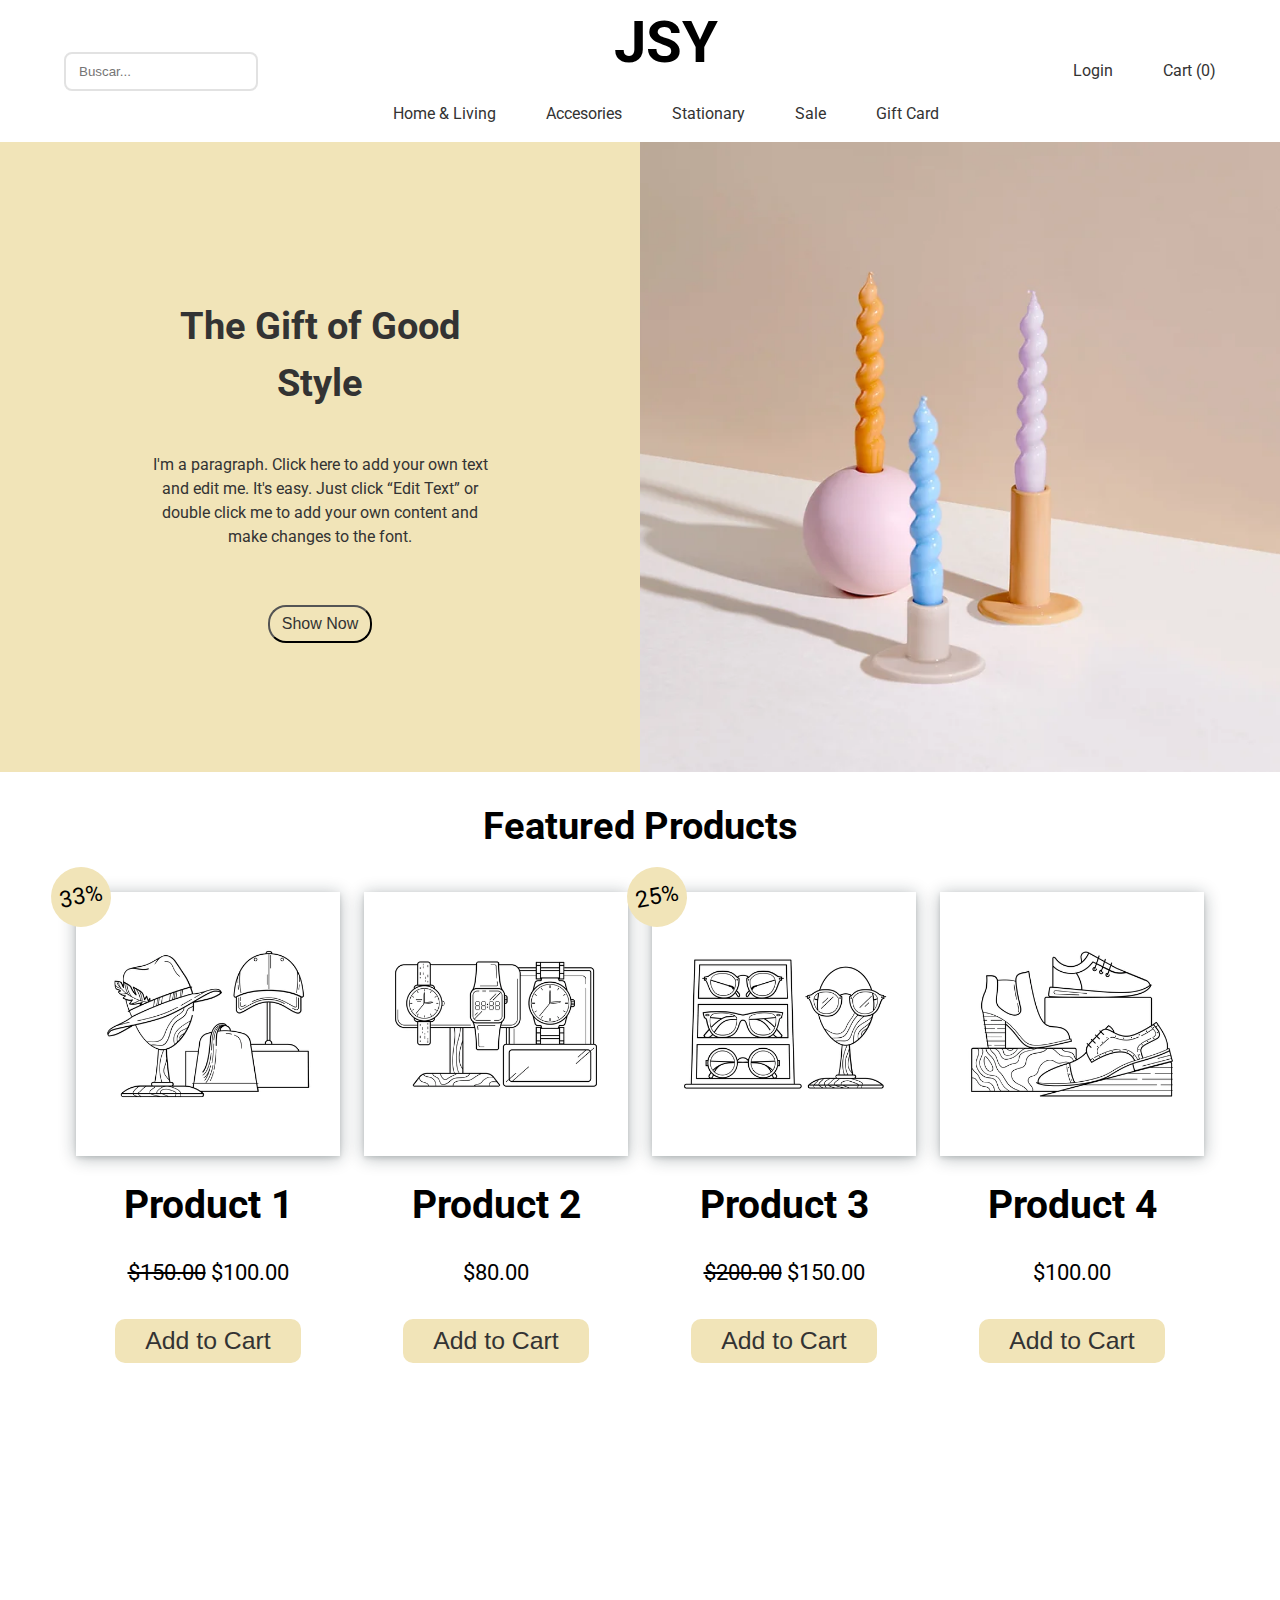
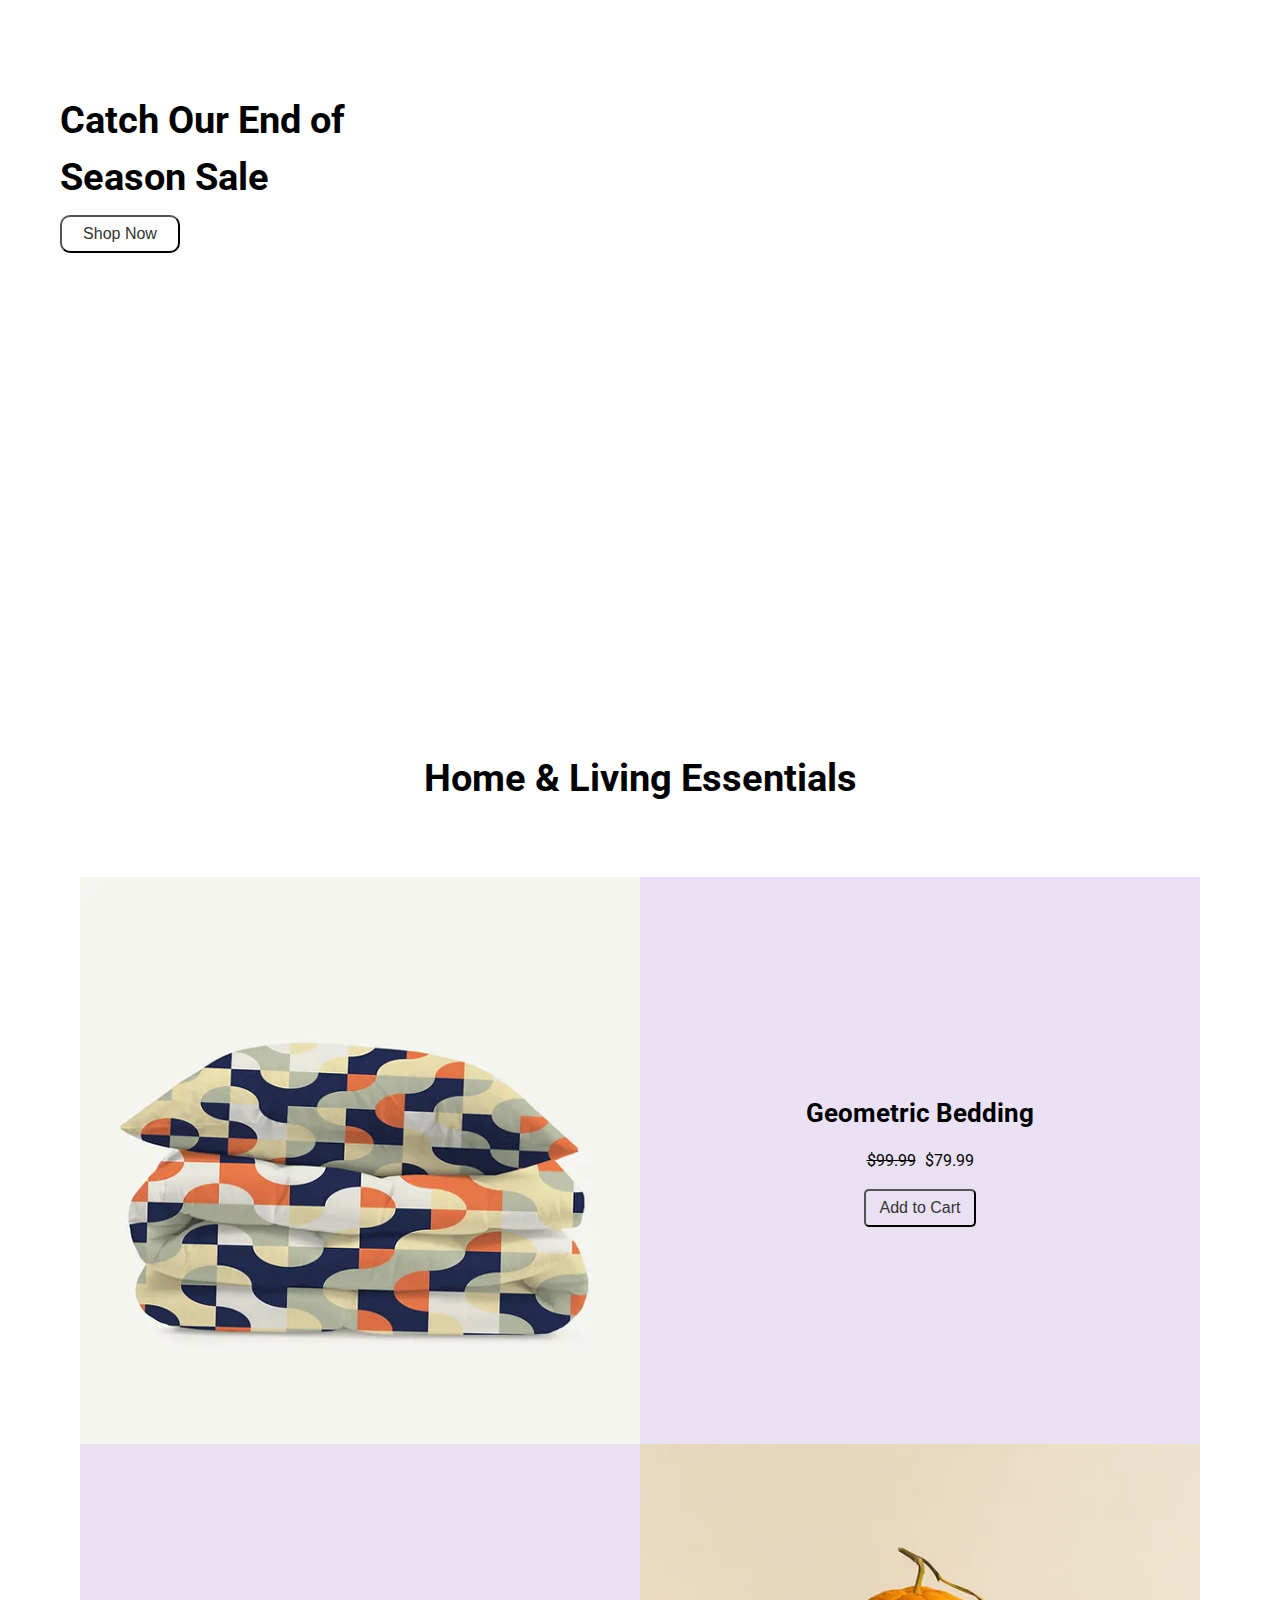
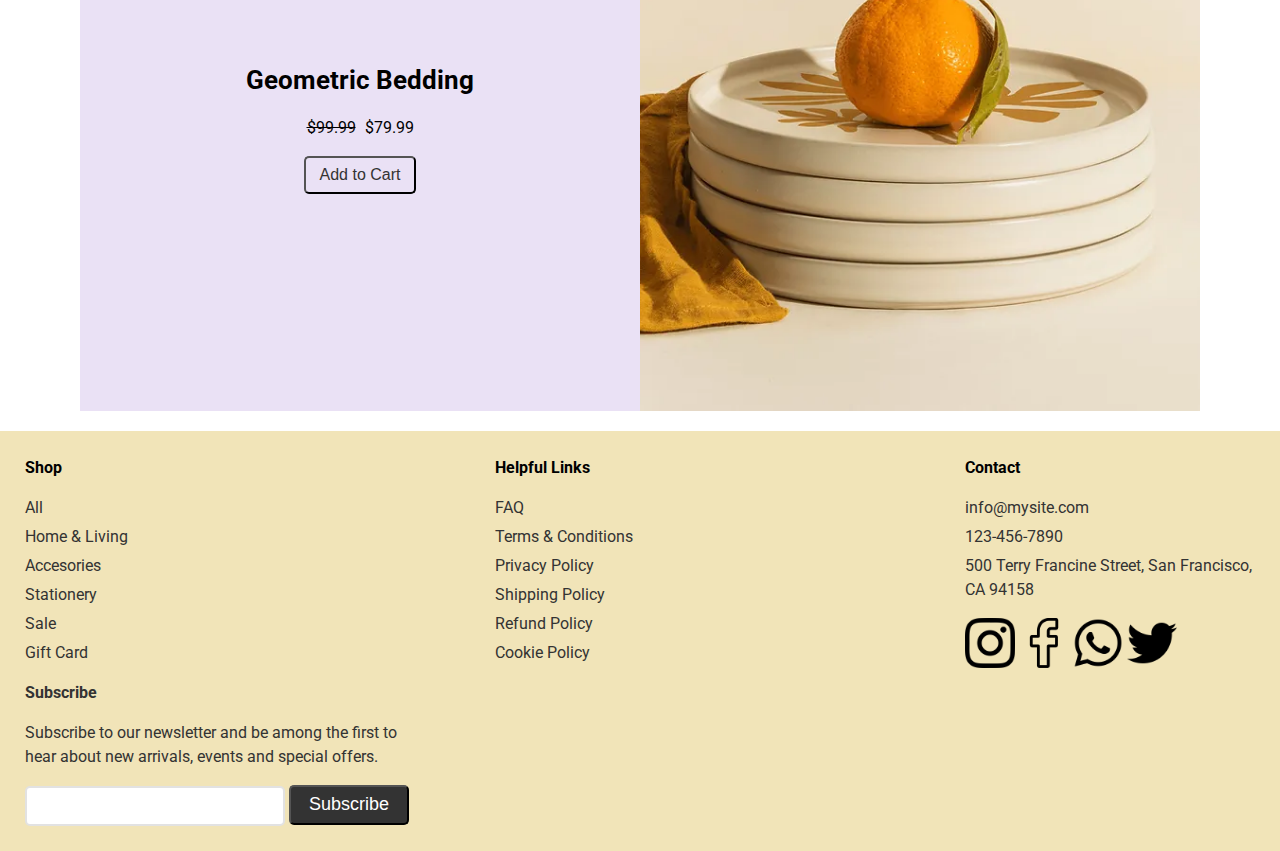
<file: index.html>
<!DOCTYPE html>
<html lang="en">
  <head>
    <meta charset="UTF-8" />
    <meta name="viewport" content="width=device-width, initial-scale=1.0" />
    <title>Document</title>
    <link rel="stylesheet" href="assets/css/styles.css" />
  </head>

  <body>
    <header>
      <div id="header">
        <form action="search">
          <input type="text" placeholder="Buscar..." />
        </form>

        <div id="logo">
          <h1>JSY</h1>
          <nav>
            <ul>
              <li><a href="#">Home & Living</a></li>
              <li><a href="#">Accesories</a></li>
              <li><a href="#">Stationary</a></li>
              <li><a href="#">Sale</a></li>
              <li><a href="#">Gift Card</a></li>
            </ul>
          </nav>
        </div>

        <div id="login">
          <ul>
            <li><a href="#">Login</a></li>
            <li><a href="#">Cart (0)</a></li>
          </ul>
        </div>
      </div>
    </header>

    <section id="hero">
      <div id="hero_text">
        <h2>The Gift of Good Style</h2>
        <p>
          I'm a paragraph. Click here to add your own text and edit me. It's
          easy. Just click “Edit Text” or double click me to add your own
          content and make changes to the font.
        </p>
        <button class="buy"><a href="#">Show Now</a></button>
      </div>
      <div id="hero_img">
        <img src="assets/images/hero.webp" alt="Hero" />
      </div>
    </section>

    <section id="product_section">
      <h2>Featured Products</h2>
      <div id="products">
        <article class="product">
          <div id="product_img">
            <img
              src="assets/images/products/collection-1_large.webp"
              alt="image of hats"
              class="product_img"
            />
          </div>
          <div class="product_info">
            <h3>Product 1</h3>
            <p><span class="discount">$150.00</span>$100.00</p>
            <button class="buy"><a href="#">Add to Cart</a></button>
          </div>
          <div class="disc">
            <p>33%</p>
          </div>
        </article>

        <article class="product">
          <div id="product_img">
            <img
              src="assets/images/products/collection-2_large.webp"
              alt="image of hats"
              class="product_img"
            />
          </div>
          <div class="product_info">
            <h3>Product 2</h3>
            <p>$80.00</p>
            <button class="buy"><a href="#">Add to Cart</a></button>
          </div>
        </article>

        <article class="product">
          <div id="product_img">
            <img
              src="assets/images/products/collection-3_large.webp"
              alt="image of hats"
              class="product_img"
            />
          </div>
          <div class="product_info">
            <h3>Product 3</h3>
            <p><span class="discount">$200.00</span>$150.00</p>
            <button class="buy"><a href="#">Add to Cart</a></button>
          </div>
          <div class="disc">
            <p>25%</p>
          </div>
        </article>

        <article class="product">
          <div id="product_img">
            <img
              src="assets/images/products/collection-4_large.webp"
              alt="image of hats"
              class="product_img"
            />
          </div>
          <div class="product_info">
            <h3>Product 4</h3>
            <p>$100.00</p>
            <button class="buy"><a href="#">Add to Cart</a></button>
          </div>
        </article>
      </div>
    </section>

    <section id="sale">
      <svg xmlns="http://www.w3.org/2000/svg" viewBox="0 0 1440 320">
        <path
          fill="white"
          fill-opacity="1"
          d="M0,256L20,229.3C40,203,80,149,120,154.7C160,160,200,224,240,224C280,224,320,160,360,133.3C400,107,440,117,480,144C520,171,560,213,600,208C640,203,680,149,720,117.3C760,85,800,75,840,96C880,117,920,171,960,197.3C1000,224,1040,224,1080,192C1120,160,1160,96,1200,90.7C1240,85,1280,139,1320,154.7C1360,171,1400,149,1420,138.7L1440,128L1440,0L1420,0C1400,0,1360,0,1320,0C1280,0,1240,0,1200,0C1160,0,1120,0,1080,0C1040,0,1000,0,960,0C920,0,880,0,840,0C800,0,760,0,720,0C680,0,640,0,600,0C560,0,520,0,480,0C440,0,400,0,360,0C320,0,280,0,240,0C200,0,160,0,120,0C80,0,40,0,20,0L0,0Z"
        ></path>
      </svg>
      <div id="sale_text">
        <h2>Catch Our End of Season Sale</h2>
        <button class="buy"><a href="#">Shop Now</a></button>
      </div>
    </section>

    <section id="Essentials_secction">
      <h2>Home & Living Essentials</h2>
      <div id="Essentials">
        <div id="Essentials_image_1" class="Essentials_image">
          <img
            src="assets/images/products/home_living_1.webp"
            alt="Geometric Bedding"
          />
        </div>
        <div id="Essentials_text_1" class="Essentials_text">
          <h3>Geometric Bedding</h3>
          <p><span class="discount">$99.99</span> $79.99</p>
          <button class="buy"><a href="#">Add to Cart</a></button>
        </div>
        <div id="Essentials_image_2" class="Essentials_image">
          <img
            src="assets/images/products/home_living_2.webp"
            alt="Geometric Bedding"
          />
        </div>
        <div id="Essentials_text_2" class="Essentials_text">
          <h3>Geometric Bedding</h3>
          <p><span class="discount">$99.99</span> $79.99</p>
          <button class="buy"><a href="#">Add to Cart</a></button>
        </div>
      </div>
    </section>

    <footer>
      <div class="shop">
        <h5>Shop</h5>
        <nav>
          <ul>
            <li><a href="#">All</a></li>
            <li><a href="#">Home & Living</a></li>
            <li><a href="#">Accesories</a></li>
            <li><a href="#">Stationery</a></li>
            <li><a href="#">Sale</a></li>
            <li><a href="#">Gift Card</a></li>
          </ul>
        </nav>
      </div>
      <div class="help">
        <h5>Helpful Links</h5>
        <nav>
          <ul>
            <li><a href="#">FAQ</a></li>
            <li><a href="#">Terms & Conditions</a></li>
            <li><a href="#">Privacy Policy</a></li>
            <li><a href="#">Shipping Policy</a></li>
            <li><a href="#">Refund Policy</a></li>
            <li><a href="#">Cookie Policy</a></li>
          </ul>
        </nav>
      </div>
      <div class="contact">
        <h5>Contact</h5>
        <nav>
          <ul>
            <li><a href="#">info@mysite.com</a></li>
            <li>123-456-7890</li>
            <li>500 Terry Francine Street, San Francisco, CA 94158</li>
          </ul>
        </nav>
        <div class="social">
          <img src="assets/images/icons/social_instagram.png" alt="Instagram" />
          <img src="assets/images/icons/social_facebook.png" alt="Facebook" />
          <img src="assets/images/icons/social_whatssap.png" alt="Whatsapp" />
          <img src="assets/images/icons/social_twitter.png" alt="Twitter" />
        </div>
      </div>
      <div class="subscribe">
        <h5>Subscribe</h5>
        <p>
          Subscribe to our newsletter and be among the first to hear about new
          arrivals, events and special offers.
        </p>
        <form>
          <input type="email" name="" id="" />
          <button type="submit">Subscribe</button>
        </form>
      </div>
    </footer>
  </body>
</html>
</file>
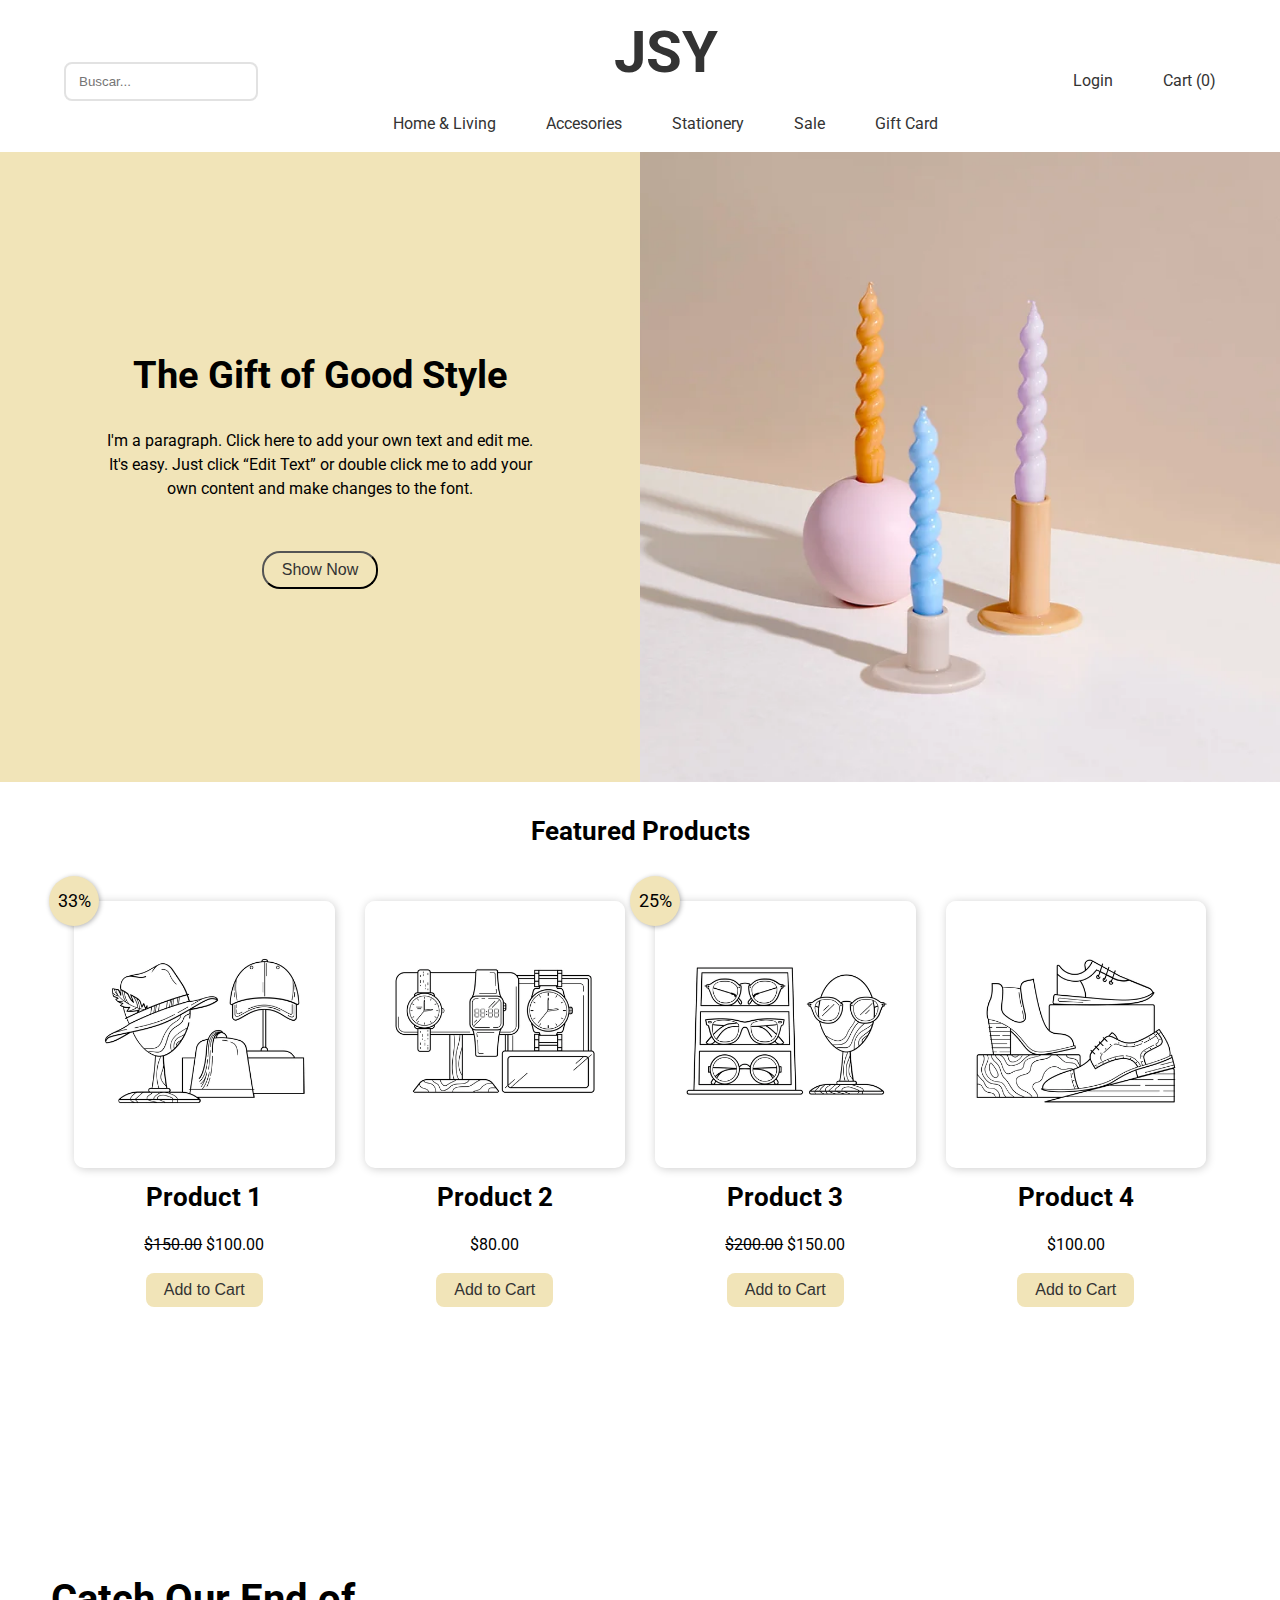
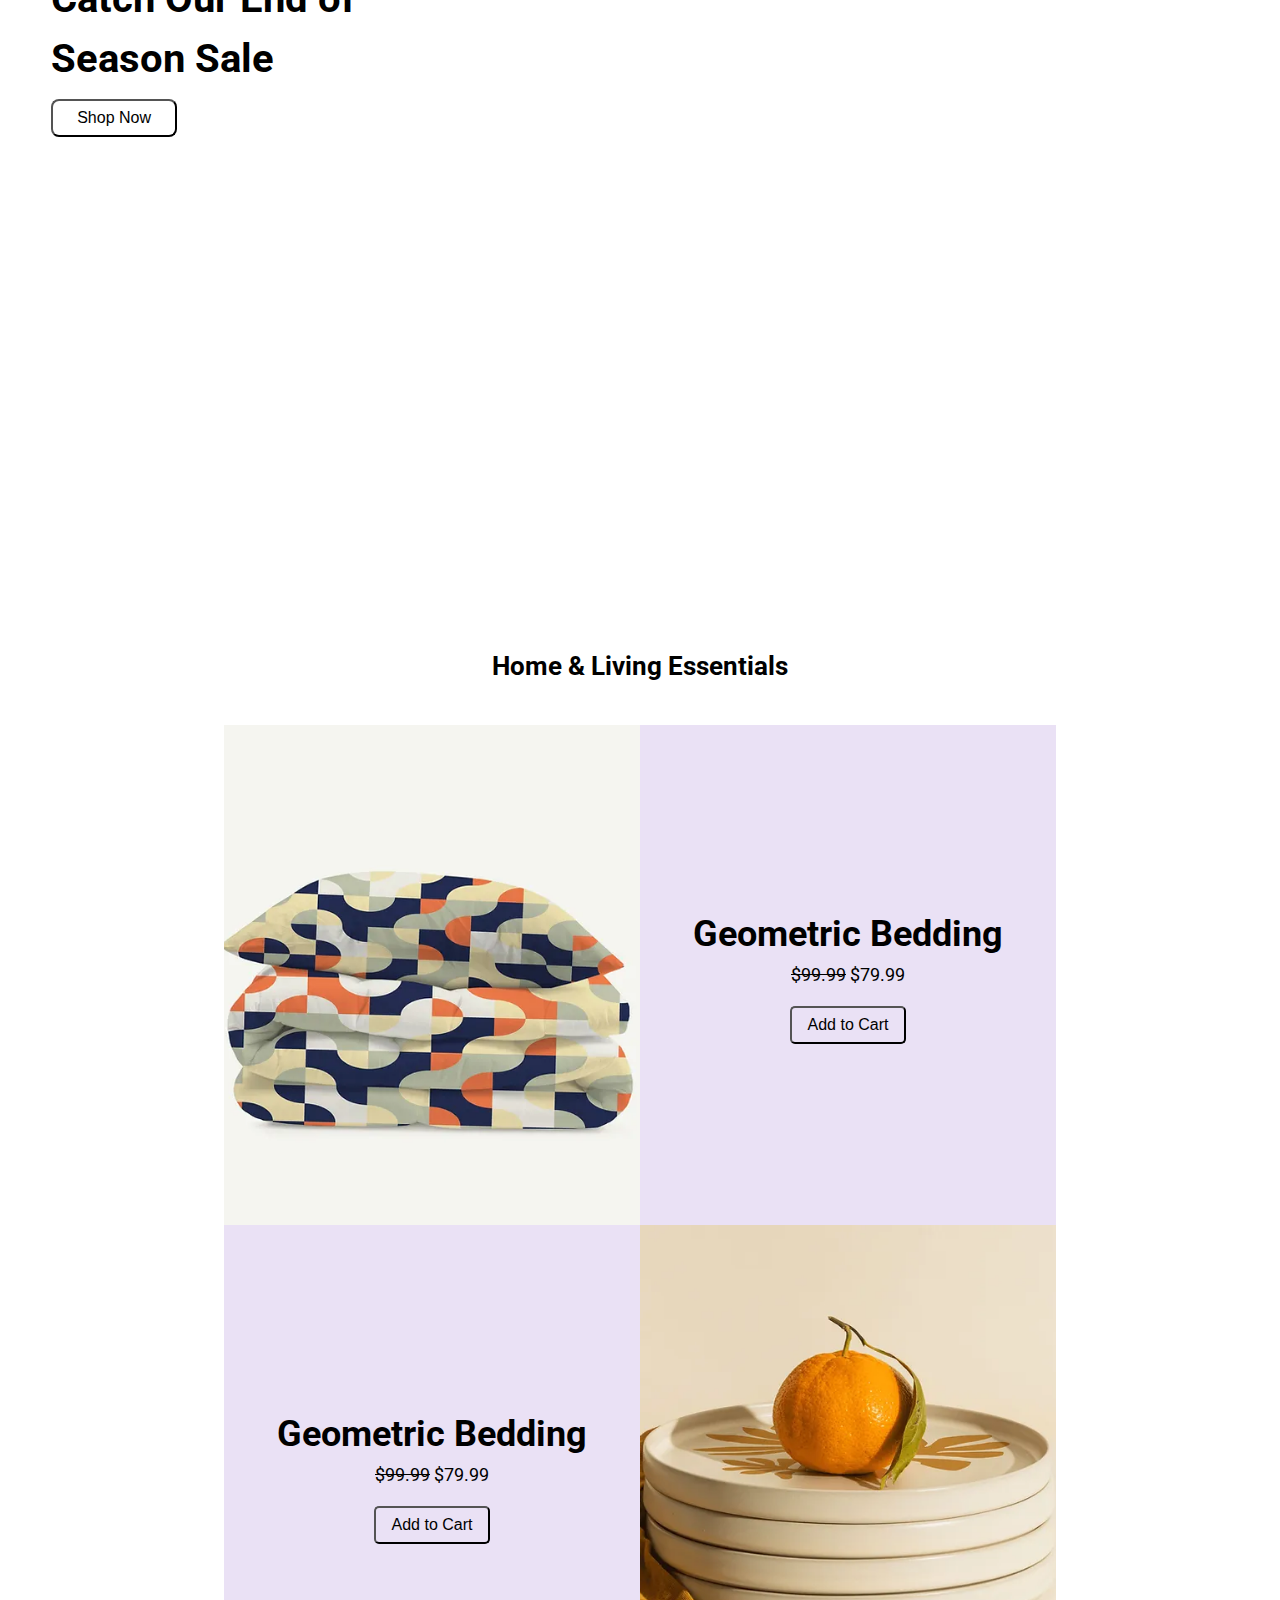
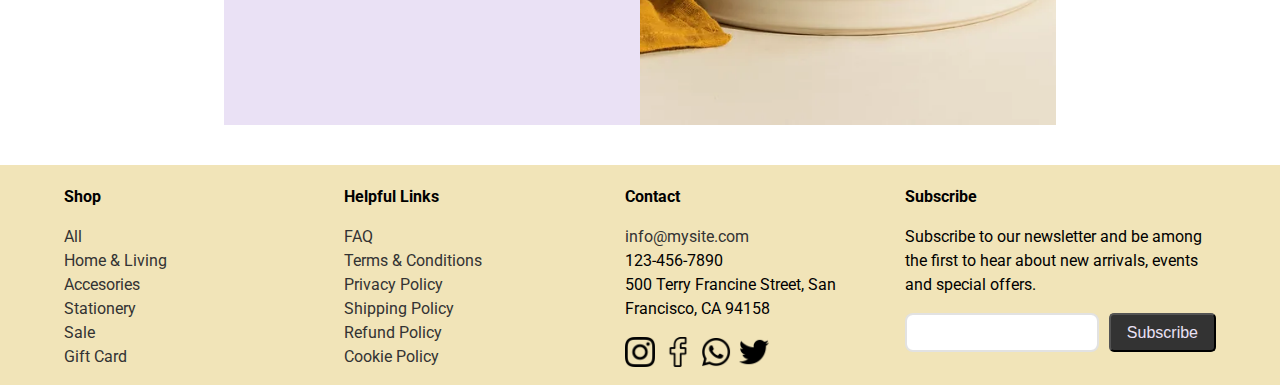
<file: finished/index.html>
<!DOCTYPE html>
<html lang="en">

<head>
    <meta charset="UTF-8">
    <meta name="viewport" content="width=device-width, initial-scale=1.0">
    <title>Document</title>
    <link rel="stylesheet" href="assets/css/styles.css">
</head>

<body>
    <header class="header container">
        <form action="/search" method="get">
            <input type="search" name="q" placeholder="Buscar...">
        </form>

        <div class="logo">
            <a href="index.html">
                <!-- <img src="logo.png" alt="JSY Logo"> -->
                <h1>JSY</h1>
            </a>
            <nav class="main_navbar">
                <ul>
                    <li><a href="home.html">Home & Living</a></li>
                    <li><a href="home.html">Accesories</a></li>
                    <li><a href="home.html">Stationery</a></li>
                    <li><a href="home.html">Sale</a></li>
                    <li><a href="home.html">Gift Card</a></li>
                </ul>
            </nav>
        </div>

        <nav class="access_navbar">
            <ul>
                <li><a href="login.html">Login</a></li>
                <li><a href="cart.html">Cart (<span>0</span>)</a></li>
            </ul>
        </nav>
    </header>
    <main>
        <!-- Hero -->
        <section class="hero">
            <div class="hero__cta">
                <h2>The Gift of Good Style</h2>
                <p>I'm a paragraph. Click here to add your own text and edit me. It's easy. Just click “Edit Text” or
                    double click me to add your own content and make changes to the font.</p>
                <button class="shop-button" role="button">Show Now</button>
            </div>
            <div class="img">
                <img src="assets/images/hero.webp" alt="Hero Image">
            </div>
        </section>
        <!-- Products -->
        <section class="products container">
            <h3>Featured Products</h3>
            <div class="products__gallery">
                <div class="product">
                    <div class="product__image">
                        <img src="assets/images/products/collection-1_large.webp" alt="Product 1">
                    </div>
                    <div class="product__info">
                        <h3>Product 1</h3>
                        <p><del>$150.00</del> $100.00</p>
                        <button class="add-to-cart" role="button">Add to Cart</button>
                    </div>
                    <div class="product__discount">33%</div>
                </div>
                <div class="product">
                    <div class="product__image">
                        <img src="assets/images/products/collection-2_large.webp" alt="Product 2">
                    </div>
                    <div class="product__info">
                        <h3>Product 2</h3>
                        <p>$80.00</p>
                        <button class="add-to-cart" role="button">Add to Cart</button>
                    </div>
                </div>
                <div class="product">
                    <div class="product__image">
                        <img src="assets/images/products/collection-3_large.webp" alt="Product 3">
                    </div>
                    <div class="product__info">
                        <h3>Product 3</h3>
                        <p><del>$200.00</del> $150.00</p>
                        <button class="add-to-cart" role="button">Add to Cart</button>
                    </div>
                    <div class="product__discount">25%</div>
                </div>
                <div class="product">
                    <div class="product__image">
                        <img src="assets/images/products/collection-4_large.webp" alt="Product 4">
                    </div>
                    <div class="product__info">
                        <h3>Product 4</h3>
                        <p>$100.00</p>
                        <button class="add-to-cart" role="button">Add to Cart</button>
                    </div>
                </div>
            </div>
        </section>
        <!-- Season sale -->
        <section class="season_sale">
            <svg id="wave" preserveAspectRatio="none" style="transform:rotate(180deg); transition: 0.3s" viewBox="0 0 1440 120" version="1.1"
                xmlns="http://www.w3.org/2000/svg">
                <defs>
                    <linearGradient id="sw-gradient-0" x1="0" x2="0" y1="1" y2="0">
                        <stop stop-color="rgba(255, 255, 255, 1)" offset="0%"></stop>
                        <stop stop-color="rgba(255, 255, 255, 1)" offset="100%"></stop>
                    </linearGradient>
                </defs>
                <path style="transform:translate(0, 0px); opacity:1" fill="url(#sw-gradient-0)"
                    d="M0,24L17.1,26C34.3,28,69,32,103,40C137.1,48,171,60,206,58C240,56,274,40,309,40C342.9,40,377,56,411,58C445.7,60,480,48,514,40C548.6,32,583,28,617,28C651.4,28,686,32,720,42C754.3,52,789,68,823,70C857.1,72,891,60,926,50C960,40,994,32,1029,26C1062.9,20,1097,16,1131,14C1165.7,12,1200,12,1234,24C1268.6,36,1303,60,1337,62C1371.4,64,1406,44,1440,36C1474.3,28,1509,32,1543,44C1577.1,56,1611,76,1646,76C1680,76,1714,56,1749,54C1782.9,52,1817,68,1851,68C1885.7,68,1920,52,1954,42C1988.6,32,2023,28,2057,40C2091.4,52,2126,80,2160,88C2194.3,96,2229,84,2263,66C2297.1,48,2331,24,2366,26C2400,28,2434,56,2451,70L2468.6,84L2468.6,120L2451.4,120C2434.3,120,2400,120,2366,120C2331.4,120,2297,120,2263,120C2228.6,120,2194,120,2160,120C2125.7,120,2091,120,2057,120C2022.9,120,1989,120,1954,120C1920,120,1886,120,1851,120C1817.1,120,1783,120,1749,120C1714.3,120,1680,120,1646,120C1611.4,120,1577,120,1543,120C1508.6,120,1474,120,1440,120C1405.7,120,1371,120,1337,120C1302.9,120,1269,120,1234,120C1200,120,1166,120,1131,120C1097.1,120,1063,120,1029,120C994.3,120,960,120,926,120C891.4,120,857,120,823,120C788.6,120,754,120,720,120C685.7,120,651,120,617,120C582.9,120,549,120,514,120C480,120,446,120,411,120C377.1,120,343,120,309,120C274.3,120,240,120,206,120C171.4,120,137,120,103,120C68.6,120,34,120,17,120L0,120Z">
                </path>
                <defs>
                    <linearGradient id="sw-gradient-1" x1="0" x2="0" y1="1" y2="0">
                        <stop stop-color="rgba(255, 255, 255, 1)" offset="0%"></stop>
                        <stop stop-color="rgba(255, 255, 255, 1)" offset="100%"></stop>
                    </linearGradient>
                </defs>
                <path style="transform:translate(0, 50px); opacity:0.9" fill="url(#sw-gradient-1)"
                    d="M0,84L17.1,78C34.3,72,69,60,103,58C137.1,56,171,64,206,66C240,68,274,64,309,68C342.9,72,377,84,411,74C445.7,64,480,32,514,16C548.6,0,583,0,617,18C651.4,36,686,72,720,86C754.3,100,789,92,823,80C857.1,68,891,52,926,46C960,40,994,44,1029,38C1062.9,32,1097,16,1131,18C1165.7,20,1200,40,1234,42C1268.6,44,1303,28,1337,24C1371.4,20,1406,28,1440,34C1474.3,40,1509,44,1543,40C1577.1,36,1611,24,1646,34C1680,44,1714,76,1749,82C1782.9,88,1817,68,1851,60C1885.7,52,1920,56,1954,54C1988.6,52,2023,44,2057,48C2091.4,52,2126,68,2160,62C2194.3,56,2229,28,2263,24C2297.1,20,2331,40,2366,56C2400,72,2434,84,2451,90L2468.6,96L2468.6,120L2451.4,120C2434.3,120,2400,120,2366,120C2331.4,120,2297,120,2263,120C2228.6,120,2194,120,2160,120C2125.7,120,2091,120,2057,120C2022.9,120,1989,120,1954,120C1920,120,1886,120,1851,120C1817.1,120,1783,120,1749,120C1714.3,120,1680,120,1646,120C1611.4,120,1577,120,1543,120C1508.6,120,1474,120,1440,120C1405.7,120,1371,120,1337,120C1302.9,120,1269,120,1234,120C1200,120,1166,120,1131,120C1097.1,120,1063,120,1029,120C994.3,120,960,120,926,120C891.4,120,857,120,823,120C788.6,120,754,120,720,120C685.7,120,651,120,617,120C582.9,120,549,120,514,120C480,120,446,120,411,120C377.1,120,343,120,309,120C274.3,120,240,120,206,120C171.4,120,137,120,103,120C68.6,120,34,120,17,120L0,120Z">
                </path>
                <defs>
                    <linearGradient id="sw-gradient-2" x1="0" x2="0" y1="1" y2="0">
                        <stop stop-color="rgba(255, 255, 255, 1)" offset="0%"></stop>
                        <stop stop-color="rgba(255, 255, 255, 1)" offset="100%"></stop>
                    </linearGradient>
                </defs>
                <path style="transform:translate(0, 100px); opacity:0.8" fill="url(#sw-gradient-2)"
                    d="M0,72L17.1,74C34.3,76,69,80,103,70C137.1,60,171,36,206,34C240,32,274,52,309,50C342.9,48,377,24,411,20C445.7,16,480,32,514,42C548.6,52,583,56,617,56C651.4,56,686,52,720,58C754.3,64,789,80,823,86C857.1,92,891,88,926,88C960,88,994,92,1029,90C1062.9,88,1097,80,1131,76C1165.7,72,1200,72,1234,76C1268.6,80,1303,88,1337,88C1371.4,88,1406,80,1440,76C1474.3,72,1509,72,1543,60C1577.1,48,1611,24,1646,18C1680,12,1714,24,1749,40C1782.9,56,1817,76,1851,80C1885.7,84,1920,72,1954,66C1988.6,60,2023,60,2057,56C2091.4,52,2126,44,2160,40C2194.3,36,2229,36,2263,32C2297.1,28,2331,20,2366,20C2400,20,2434,28,2451,32L2468.6,36L2468.6,120L2451.4,120C2434.3,120,2400,120,2366,120C2331.4,120,2297,120,2263,120C2228.6,120,2194,120,2160,120C2125.7,120,2091,120,2057,120C2022.9,120,1989,120,1954,120C1920,120,1886,120,1851,120C1817.1,120,1783,120,1749,120C1714.3,120,1680,120,1646,120C1611.4,120,1577,120,1543,120C1508.6,120,1474,120,1440,120C1405.7,120,1371,120,1337,120C1302.9,120,1269,120,1234,120C1200,120,1166,120,1131,120C1097.1,120,1063,120,1029,120C994.3,120,960,120,926,120C891.4,120,857,120,823,120C788.6,120,754,120,720,120C685.7,120,651,120,617,120C582.9,120,549,120,514,120C480,120,446,120,411,120C377.1,120,343,120,309,120C274.3,120,240,120,206,120C171.4,120,137,120,103,120C68.6,120,34,120,17,120L0,120Z">
                </path>
            </svg>
            <div class="season_sale__info">
                <h2>Catch Our End of Season Sale</h2>
                <button>Shop Now</button>
            </div>
        </section>
        <!-- Home & Living -->
        <section class="home_living">
            <h3>Home & Living Essentials</h3>
            <div class="home_living_media">
                <div class="item"><img src="assets/images/products/home_living_1.webp" alt=""></div>
                <div class="item">
                    <h4>Geometric Bedding</h4>
                    <p><del>$99.99</del> <span>$79.99</span></p>
                    <button>Add to Cart</button>
                </div>
                <div class="item">
                    <h4>Geometric Bedding</h4>
                    <p><del>$99.99</del> <span>$79.99</span></p>
                    <button>Add to Cart</button>
                </div>
                <div class="item"><img src="assets/images/products/home_living_2.webp" alt=""></div>
            </div>
        </section>
    </main>
    <footer class="footer">
        <div class="navbar-section container">
            <div class="footer__nav_shop">
                <h5>Shop</h5>
                <nav>
                    <ul>
                        <li><a href="#">All</a></li>
                        <li><a href="#">Home & Living</a></li>
                        <li><a href="#">Accesories</a></li>
                        <li><a href="#">Stationery</a></li>
                        <li><a href="#">Sale</a></li>
                        <li><a href="#">Gift Card</a></li>
                    </ul>
                </nav>
            </div>
            <div class="footer__nav_help_links">
                <h5>Helpful Links</h5>
                <nav>
                    <ul>
                        <li><a href="#">FAQ</a></li>
                        <li><a href="#">Terms & Conditions</a></li>
                        <li><a href="#">Privacy Policy</a></li>
                        <li><a href="#">Shipping Policy</a></li>
                        <li><a href="#">Refund Policy</a></li>
                        <li><a href="#">Cookie Policy</a></li>
                    </ul>
                </nav>
            </div>
            <div class="footer__nav_contact">
                <h5>Contact</h5>
                <nav>
                    <ul>
                        <li><a href="#">info@mysite.com</a></li>
                        <li>123-456-7890</li>
                        <li>500 Terry Francine Street, San Francisco, CA 94158</li>
                    </ul>
                </nav>
                <div class="social">
                    <img src="assets/images/icons/social_instagram.png" alt="Instagram">
                    <img src="assets/images/icons/social_facebook.png" alt="Facebook">
                    <img src="assets/images/icons/social_whatssap.png" alt="Whatsapp">
                    <img src="assets/images/icons/social_twitter.png" alt="Twitter">
                </div>
            </div>
            <div class="footer__nav_subscribe">
                <h5>Subscribe</h5>
                <p>Subscribe to our newsletter and be among the first to hear about new arrivals, events and special offers.</p>
                <form>
                    <input type="email" name="" id="">
                    <button type="submit">Subscribe</button>
                </form>
            </div>
        </div>
    </footer>
</body>

</html>
</file>
<file: assets/css/styles.css>
/* Personal Fonts */
@import url("https://fonts.googleapis.com/css2?family=Roboto:wght@400;500;700&display=swap");

/* Variables */
:root {
  /* Colors */
  --main-color: #f1e4b8;
  --second-color: #eae1f5;
  --paragraph-color: #333;

  /* Spaces */
  --space-1: 10px;
  --space-2: 20px;
  --space-3: 30px;
  --space-4: 40px;
  --box-shadow: rgba(14, 30, 37, 0.12) 0px 2px 4px 0px, rgba(14, 30, 37, 0.32) 0px 2px 16px 0px;
}

/* Reset */
html {
  box-sizing: border-box;
}

*,
*:before,
*:after {
  box-sizing: inherit;
}

body {
  font-family: "Roboto", sans-serif;
  font-size: 16px;
  line-height: 1.5;
  /* 24px */
  margin: 0;
  padding: 0;
}

a {
  color: #333;
  text-decoration: none;
}

li {
  list-style: none;
}

ul {
  padding: 0;
}

input {
  padding: 10px 0px 10px 13px;
  border-radius: 8px;
  border: 2px solid #cccccc8f;
}

h1 {
  font-size: 3.6rem;
  margin: 0;
}

h2 {
  font-size: 2.4rem;
  margin: 0;
}

h3 {
  font-size: 1.6rem;
  margin: 0;
}

h4 {
  font-size: 1.45rem;
  margin: 0;
}

h5 {
  font-size: 1rem;
  margin: 0;
}

h6 {
  font-size: 0.875rem;
  margin: 0;
}

/* ---------------------------------------------------------------- */

/* Path: holy_week/shopping/assets/css/styles.css */

/* Put your css selectors here */

#header{
  display: flex;
  justify-content: space-between;
  align-items: center;
  width: 90%;
  margin: 0 auto;
}

nav > ul{
  display: flex;
  gap: 50px;
}

#logo{
  display: flex;
  flex-direction: column;
  align-items: center;
}

#login > ul{
  display: flex;
  gap: 50px;
}

#hero{
  display: flex;
  justify-content: center;
  height: 70vh;
}

#hero > div{
  flex-basis: 50%;
}

#hero_text{
  background-color: var(--main-color);
  text-align: center;
  display: flex;
  flex-direction: column;
  justify-content: center;
  align-items: center;
  height: 100%;
  padding: 11%;
  color: var(--paragraph-color);
}

#hero_img > img{
  object-fit: cover;
  display: fixed;
  width: 100%;
  height: 100%;
}

.buy{
  background-color: transparent;
  border-radius: 18px;
  color: var(--paragraph-color);
  font-size: 16px;
  padding: 8px 12px;
  margin-top: 40px;
}

h2{
  margin: 25px 0px;
}

#product_section{
  display: flex;
  flex-direction: column;
  align-items: center;
}

#products{
  display: flex;
  width: 90%;
  justify-content: space-between;
  margin: 0px auto;
}

.product{
  margin: 1%;
  position: relative;
  z-index: 5;
}

#product_img{
  box-shadow: var(--box-shadow);
  display: flex;
  justify-content: center;
  margin-bottom: 20px;
}

.product_img{
  object-fit: cover;
  display: block;
  width: 100%;
}

.product_info{
  text-align: center;
}

.product_info > h3{
  font-size: 245%;
}

.product_info > p{
  font-size: 135%;
}

.product_info > .buy {
  background-color: var(--main-color);
  border-radius: 10px;
  border: transparent;
  margin-top: 8px;
  width: 70%;
  font-size: 155%;
  padding-top: 20% 0px;
  color: var(--paragraph-color);
}

.discount{
  text-decoration:line-through;
  margin-right: 5px;
}

#sale{
  background-image: url(/assets/images/products/sale_end.webp);
  background-size: cover;
  background-attachment: fixed;
  background-repeat: no-repeat;
  height: 950px;
}

#sale_text > h2{
  margin-bottom: 3%;
}

#sale_text{
  margin-left: 60px;
  width: 300px;
}

#sale_text > .buy{
  margin-top: 0px;
  border-radius: 10px;
  width: 40%;
}

#Essentials_secction{
  text-align: center;
  margin: 20px 80px;
}

#Essentials_secction h2{
  margin-bottom: 70px;
}

.Essentials_text{
  display: flex;
  justify-content: center;
  align-items: center;
  background-color: var(--second-color);
  flex-direction: column;
}

.Essentials_text button{
  margin-top: 0px;
  border-radius: 5px;
  width: 20%;
}

.Essentials_image{
  width: 100%;
}

.Essentials_image img{
  object-fit: cover;
  width: 100%;
  height: 100%;
}

#Essentials{
  display: grid;
  grid-template-columns: 2;
  width: 100%;
}

#Essentials_image_1{
  grid-column: 1;
  height: 100%;
}

#Essentials_text_1{
  grid-column: 2;
}

#Essentials_image_2{
  grid-column: 2;
  grid-row: 2;
}

#Essentials_text_2{
  grid-column: 1;
  grid-row: 2;
}

/* #products:hover > .product:hover
{
  scale: 1.1;
}

#products:active > article:not(:active){
  filter: blur(15px);
  z-index: -1;
}

#products:hover > article:not(:hover){
  filter: blur(15px);
}

.product_img:active{
  position: relative;
  top: 80px;
  z-index: 1;
  scale: 2;
} */

.disc{
  background-color: var(--main-color);
  width: 60px;
  height: 60px;
  border-radius: 50%;
  display: flex;
  align-items: center;
  justify-content: center;
  position: absolute;
  top: -25px;
  left: -25px;
  font-size: 23px;
  transform: rotate(-10deg);
  animation: pulsar 2s infinite;
}

@keyframes pulsar {
  
  50%{
    width: 65px;
    height: 65px;
    box-shadow: var(--box-shadow);
    font-size: 25px;
    font-weight: 300;
  }

  100%{
    width: 60px;
    height: 60px;
  }
}

footer{
  background-color: var(--main-color);
  display: flex;
  justify-content: space-between;
  padding: 25px;
  flex-wrap: wrap;
}

footer div ul{
  display: flex;
  flex-direction: column;
  color: var(--paragraph-color);  
  gap: 5px;
}

.subscribe{
  width: 400px;
  color: var(--paragraph-color);
}

.subscribe button{
  background-color: var(--paragraph-color);
  border-radius: 5px;
  color: white;
  width: 30%;
  height: 40px;
  font-size: 18px;
}

.subscribe input{
  border-radius: 5px;
  width: 65%;
  height: 40px;
}

footer div{
  width: 290px;
  max-height: 300px;
}

footer img{
  width: 50px;
}
</file>
<file: finished/assets/css/styles.css>
/* Personal Fonts */
@import url("https://fonts.googleapis.com/css2?family=Roboto:wght@400;500;700&display=swap");

/* Variables */
:root {
  /* Colors */
  --main-color: #f1e4b8;
  --second-color: #eae1f5;
  --paragraph-color: #333;

  /* Spaces */
  --space-1: 10px;
  --space-2: 20px;
  --space-3: 30px;
  --space-4: 40px;
}

/* Reset */
html {
  box-sizing: border-box;
}

*,
*:before,
*:after {
  box-sizing: inherit;
}

body {
  font-family: "Roboto", sans-serif;
  font-size: 16px;
  line-height: 1.5;
  /* 24px */
  margin: 0;
  padding: 0;
}

a {
  color: #333;
  text-decoration: none;
}

li {
  list-style: none;
}

ul {
  padding: 0;
}

input {
  padding: 10px 0px 10px 13px;
  border-radius: 8px;
  border: 2px solid #cccccc8f;
}

h1 {
  font-size: 3.6rem;
  margin: 0;
}

h2 {
  font-size: 2.4rem;
  margin: 0;
}

h3 {
  font-size: 1.6rem;
  margin: 0;
}

h4 {
  font-size: 1.45rem;
  margin: 0;
}

h5 {
  font-size: 1rem;
  margin: 0;
}

h6 {
  font-size: 0.875rem;
  margin: 0;
}

/* ---------------------------------------------------------------- */

/* Path: holy_week/shopping/assets/css/styles.css */
/* Container */

.container {
  max-width: 1400px;
  width: 90%;
  margin: 0 auto;
}

/* Header */

header.header {
  display: flex;
  justify-content: space-between;
  align-items: center;
  margin-top: 10px;
}

header > .logo > .main_navbar > ul {
  display: flex;
}

header > .logo {
  display: flex;
  flex-direction: column;
  align-items: center;
}

header > .logo > .main_navbar > ul,
header > .access_navbar > ul {
  display: flex;
  gap: 50px;
}

header > .logo > a > h1 {
  margin: 0;
}

header > form > input {
  margin: 0;
}

/* Hero */
main > section.hero {
  display: flex;
  background-color: var(--main-color);
  height: 70vh;
}

main > section.hero > div {
  flex: 0 0 50%;
}

main > section.hero > .hero__cta {
  padding: 0 100px;
  display: flex;
  flex-direction: column;
  justify-content: center;
  align-items: center;
  height: 100%;
}

main > section.hero > .hero__cta > p,
main > section.hero > .hero__cta > h2 {
  text-align: center;
  margin-bottom: 10px;
}

main > section.hero > .hero__cta > p {
  margin-bottom: 50px;
}

main > section.hero > .img > img {
  width: 100%;
  height: 100%;
  object-fit: cover;
  display: block;
}

main > section.hero > .hero__cta > .shop-button {
  appearance: none;
  background-color: transparent;
  border-radius: 18px;
  color: var(--paragraph-color);
  cursor: pointer;
  font-size: 16px;
  list-style: none;
  padding: 8px 18px;
}

/* Products */

main > section.products > h3 {
  margin-top: var(--space-3);
  margin-bottom: var(--space-4);
  text-align: center;
}

main > section.products > div.products__gallery {
  display: flex;
  flex-wrap: wrap;
  gap: 10px;
}

main > section.products > div.products__gallery > div.product {
  flex: 0 0 calc((100% - 30px) / 4);
  padding: 10px 10px;
  position: relative;
}

main
  > section.products
  > div.products__gallery
  > div.product
  > .product__image {
  box-shadow: 1px 1px 10px rgba(0, 0, 0, 0.2);
  border-radius: 10px;
  overflow: hidden;
}

main
  > section.products
  > div.products__gallery
  > div.product
  > .product__image
  > img {
  width: 100%;
}

main
  > section.products
  > div.products__gallery
  > div.product
  > div.product__info {
  display: flex;
  align-items: center;
  flex-direction: column;
  margin-top: var(--space-1);
}

main
  > section.products
  > div.products__gallery
  > div.product
  > div.product__info
  > button {
  appearance: none;
  background-color: var(--main-color);
  border: none;
  border-radius: 8px;
  color: var(--paragraph-color);
  cursor: pointer;
  font-size: 16px;
  list-style: none;
  padding: 8px 18px;
}

main
  > section.products
  > div.products__gallery
  > div.product
  > div.product__discount {
  background-color: var(--main-color);
  border-radius: 50%;
  position: absolute;
  width: 50px;
  height: 50px;
  top: -15px;
  left: -15px;
  box-shadow: 1px 1px 5px rgba(0, 0, 0, 0.3);
  font-size: 18px;
  text-align: center;
  display: flex;
  justify-content: center;
  align-items: center;
}

/* Season Sale */

main > section.season_sale {
  background: url(../images/products/sale_end.webp);
  background-size: cover;
  background-position: top left;
  background-attachment: fixed;
  height: 100vh;
  position: relative;
  border-top: 1px solid #ffffff;
}

svg#wave{
  position: absolute;
  top: -1px;
}

main > section.season_sale::before {
  background-position: 1px;
}

main > section.season_sale > div.season_sale__info {
  position: absolute;
  top: 28%;
  width: 29%;
  left: 4%;
}

main > section.season_sale > div.season_sale__info > h2 {
  font-size: 2.5rem;
  margin: 0;
  margin-bottom: 10px;
}

main > section.season_sale > div.season_sale__info > button {
  padding: 8px 24px;
  background-color: transparent;
  border-radius: 8px;
  font-size: 16px;
}

main > section.season_sale > div.season_sale__info > button:hover {
  background-color: var(--paragraph-color);
  color: var(--second-color);
  cursor: pointer;
  transition: all 0.3s;
}

/* Home & Living */

main > section.home_living > h3 {
  margin-top: var(--space-3);
  margin-bottom: var(--space-4);
  text-align: center;
}

main > section.home_living > div.home_living_media > div:nth-child(2),
main > section.home_living > div.home_living_media > div:nth-child(3) {
  background-color: var(--second-color);
  display: flex;
  justify-content: center;
  align-items: center;
  flex-direction: column;
}

main > section.home_living > div.home_living_media > div > h4 {
  font-size: 36px;
  margin: 0;
}

main > section.home_living > div.home_living_media > div > p {
  font-size: 18px;
  margin-top: 0;
}

main > section.home_living > div.home_living_media > div > button {
  padding: 8px 16px;
  background-color: transparent;
  border-radius: 5px;
  font-size: 16px;
  transition: all 0.3s;
}

main > section.home_living > div.home_living_media > div button:hover {
  background-color: var(--paragraph-color);
  color: var(--second-color);
  cursor: pointer;
}

main > section.home_living > div.home_living_media {
  display: grid;
  margin: 0 auto;
  max-width: 1200px;
  width: 65%;
  grid-template-columns: repeat(2, 1fr); /* repeat(number, size) */
  grid-auto-rows: minmax(300px, 500px); /* minmax(min, max) */
}

@media screen and (max-width: 992px) {
  main > section.home_living > div.home_living_media {
    width: 80%;
  }
}

main > section.home_living > div.home_living_media > div > img {
  width: 100%;
  height: 100%;
  object-fit: cover;
  display: block;
}

/* Footer */

footer.footer {
  background-color: var(--main-color);
  margin-top: var(--space-4);
}

footer.footer > div.navbar-section {
  display: flex;
  justify-content: space-around;
  padding-top: var(--space-2);
}

footer.footer > div.navbar-section > div {
  flex-basis: calc(33.3%);
}

footer.footer > div.navbar-section > div.footer__nav_contact > div.social {
  display: flex;
  justify-content: flex-start;
  gap: 8px;
}

footer.footer
  > div.navbar-section
  > div.footer__nav_contact
  > div.social
  > img {
  height: 30px;
  width: 30px;
}
footer.footer > div.navbar-section > div.footer__nav_subscribe > form  {
    display: flex;
    gap: 10px
}
footer.footer > div.navbar-section > div.footer__nav_subscribe > form > button {
  padding: 8px 16px;
  background-color: var(--paragraph-color);
  color: var(--second-color);
  border-radius: 5px;
  font-size: 16px;
}
</file>
